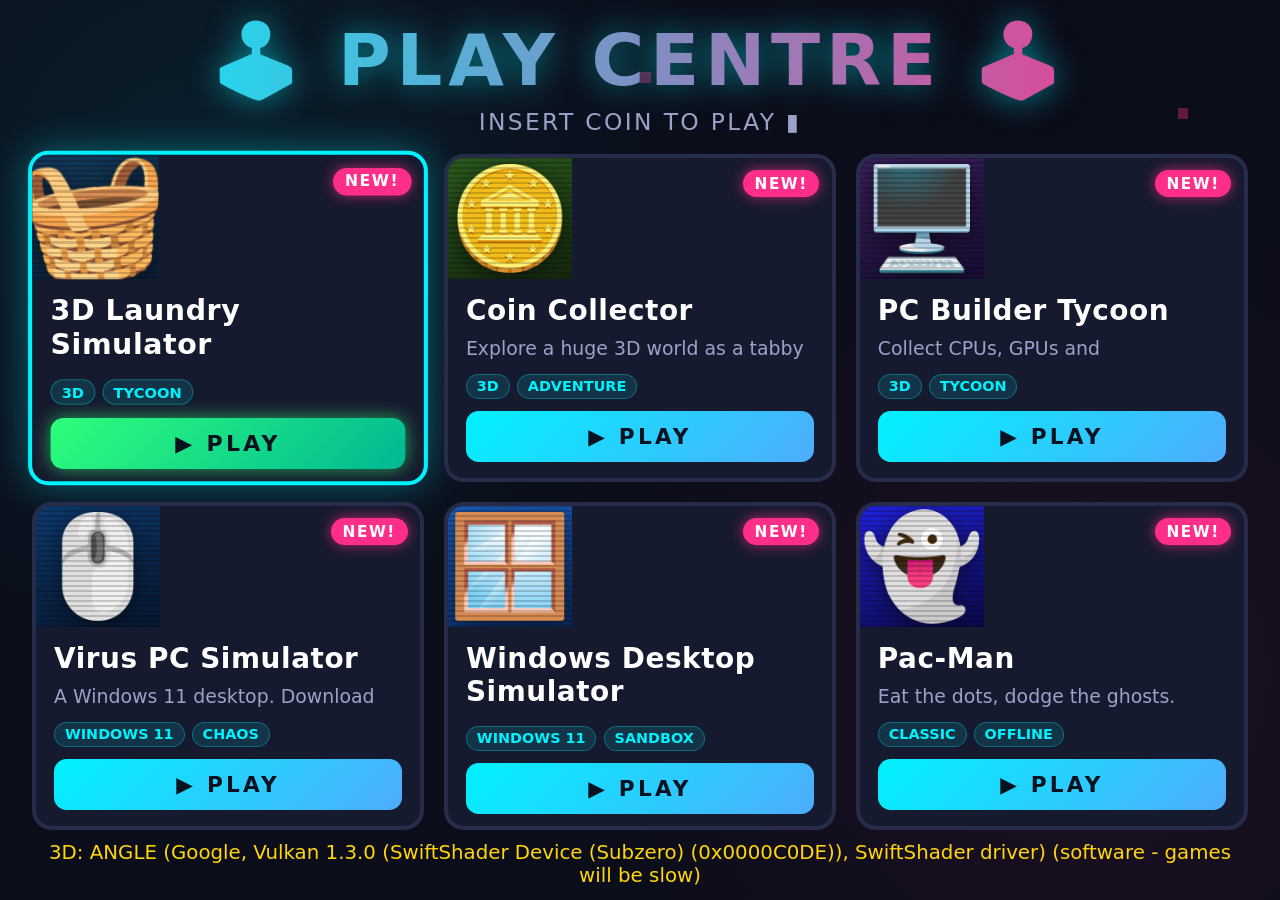
<file: www/index.html>
<!doctype html>
<html lang="en">
<head>
<meta charset="utf-8">
<meta name="viewport" content="width=device-width, initial-scale=1, user-scalable=no">
<title>Play Centre Arcade</title>
<link rel="stylesheet" href="style.css">
</head>
<body>
<!-- floating pixels, as on the Play Centre site -->
<div class="pixel" style="left:6%;  top:18%; background:var(--neon-cyan);   animation-delay:0s;"></div>
<div class="pixel" style="left:92%; top:12%; background:var(--neon-pink);   animation-delay:1.5s;"></div>
<div class="pixel" style="left:12%; top:75%; background:var(--neon-yellow); animation-delay:3s;"></div>
<div class="pixel" style="left:85%; top:65%; background:var(--neon-green);  animation-delay:4.5s;"></div>
<div class="pixel" style="left:50%; top:8%;  background:var(--neon-pink);   animation-delay:2s;"></div>

<main id="menu">
  <header>
    <h1>🕹️ Play Centre 🕹️</h1>
    <p class="tagline">INSERT COIN TO PLAY <span class="blink">▮</span></p>
  </header>
  <div id="grid" role="list"></div>
  <footer id="status"></footer>
</main>

<section id="game" hidden>
  <p id="loading">Loading…</p>
  <button id="close" type="button" aria-label="Back to the arcade">✕</button>
</section>

<div id="toast" hidden></div>

<script src="games.js"></script>
<script src="launcher.js"></script>
</body>
</html>
</file>
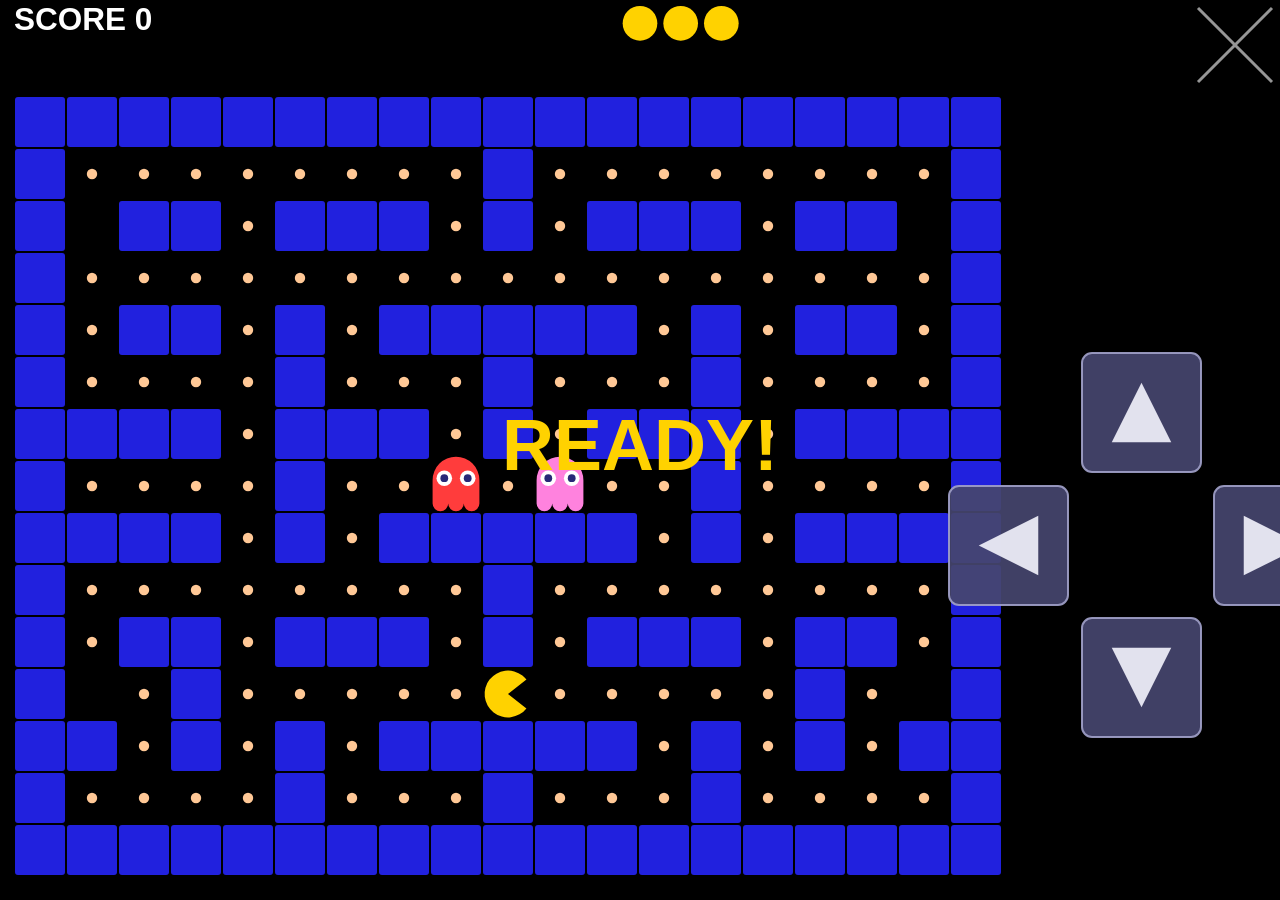
<file: www/pacman.html>
<!doctype html>
<html lang="en">
<head>
<meta charset="utf-8">
<meta name="viewport" content="width=device-width, initial-scale=1, user-scalable=no">
<title>Pac-Man</title>
<style>
  html, body { margin: 0; width: 100%; height: 100%; overflow: hidden; background: #000; touch-action: none; user-select: none; }
  canvas { display: block; width: 100%; height: 100%; }
</style>
</head>
<body>
<canvas id="game"></canvas>
<script src="pacman.js"></script>
</body>
</html>
</file>
<file: www/style.css>
/* The arcade menu, in the Play Centre's colours and cabinet style
   (https://playyourgame206.github.io/), laid out to fill one screen with
   no scrolling: six cabinets, sized from the viewport, so it reads the
   same on a 7" touchscreen and a TV. Nothing is downloaded: the Pi may be
   offline and the menu must still come up. */
:root {
  --bg: #0b0d1a;
  --card: #161a2e;
  --card-border: #262c4a;
  --neon-cyan: #00f2fe;
  --neon-pink: #ff2e88;
  --neon-yellow: #ffd60a;
  --neon-green: #2eff7b;
  --dim: #9aa3c7;
  --dimmer: #4d557c;
}

* { box-sizing: border-box; margin: 0; padding: 0; -webkit-tap-highlight-color: transparent; }

html, body {
  width: 100%;
  height: 100%;
  overflow: hidden;
  background: var(--bg);
  background-image:
    radial-gradient(circle at 15% 20%, rgba(0, 242, 254, 0.08) 0%, transparent 40%),
    radial-gradient(circle at 85% 75%, rgba(255, 46, 136, 0.08) 0%, transparent 40%);
  color: #fff;
  font-family: "Segoe UI", "DejaVu Sans", "Noto Sans", Verdana, sans-serif;
  user-select: none;
  touch-action: manipulation;
}

.pixel {
  position: fixed;
  width: 1.2vmin; height: 1.2vmin;
  opacity: 0.35;
  animation: floaty 7s ease-in-out infinite;
  pointer-events: none;
  z-index: 0;
}
@keyframes floaty {
  0%, 100% { transform: translateY(0) rotate(0deg); }
  50% { transform: translateY(-2.5vmin) rotate(180deg); }
}

#menu {
  position: absolute;
  inset: 0;
  z-index: 1;
  display: flex;
  flex-direction: column;
  padding: 2vh 2.5vw 1.5vh;
}

header { text-align: center; }
h1 {
  font-size: 8vmin;
  font-weight: 900;
  letter-spacing: 0.08em;
  text-transform: uppercase;
  background: linear-gradient(90deg, var(--neon-cyan), var(--neon-pink), var(--neon-yellow), var(--neon-cyan));
  background-size: 300% 100%;
  -webkit-background-clip: text;
  background-clip: text;
  color: transparent;
  animation: shimmer 5s linear infinite;
  filter: drop-shadow(0 0 1.8vmin rgba(0, 242, 254, 0.5));
}
@keyframes shimmer {
  0% { background-position: 0% 50%; }
  100% { background-position: 300% 50%; }
}
.tagline {
  margin-top: 0.5vh;
  color: var(--dim);
  font-size: 2.6vmin;
  letter-spacing: 0.1em;
}
.blink { animation: blink 1.2s steps(2) infinite; }
@keyframes blink { 50% { opacity: 0; } }

#grid {
  flex: 1;
  min-height: 0;
  margin-top: 2vh;
  display: grid;
  gap: 2.2vmin;
  grid-template-columns: repeat(3, 1fr);
  grid-auto-rows: 1fr;
}
@media (orientation: portrait) {
  #grid { grid-template-columns: repeat(2, 1fr); }
}

.cab {
  position: relative;
  display: flex;
  flex-direction: column;
  min-height: 0;
  overflow: hidden;
  border: 0.45vmin solid var(--card-border);
  border-radius: 2.2vmin;
  background: var(--card);
  color: inherit;
  font: inherit;
  text-align: left;
  cursor: pointer;
  outline: none;
  transition: transform 0.15s ease, box-shadow 0.15s ease, border-color 0.15s ease;
}
.cab.selected {
  border-color: var(--neon-cyan);
  box-shadow: 0 0 4vmin rgba(0, 242, 254, 0.35);
  transform: scale(1.02);
}
.cab:active:not(.locked) { transform: scale(0.98); }
.cab.locked { opacity: 0.85; cursor: default; }

.badge {
  position: absolute;
  top: 1.4vmin; right: 1.4vmin;
  padding: 0.5vmin 1.3vmin;
  border-radius: 999px;
  font-size: 1.7vmin;
  font-weight: 900;
  letter-spacing: 0.1em;
  z-index: 2;
}
.badge.new { background: var(--neon-pink); color: #fff; box-shadow: 0 0 1.4vmin rgba(255, 46, 136, 0.7); animation: pulse 1.6s ease-in-out infinite; }
.badge.soon { background: #2a3050; color: #8a93bb; }
@keyframes pulse { 50% { transform: scale(1.12); } }

.screen {
  flex: 0 0 38%;
  display: flex;
  align-items: center;
  justify-content: center;
  font-size: 11vmin;
  position: relative;
  overflow: hidden;
}
.screen::after { /* scanlines */
  content: "";
  position: absolute;
  inset: 0;
  background: repeating-linear-gradient(0deg, rgba(0,0,0,0.18) 0px, rgba(0,0,0,0.18) 2px, transparent 2px, transparent 5px);
  pointer-events: none;
}
.screen-emoji { transition: transform 0.25s ease; filter: drop-shadow(0 0.6vmin 1.2vmin rgba(0,0,0,0.5)); }
.cab.selected .screen-emoji { transform: scale(1.2) rotate(-6deg); }
.cab.locked .screen-emoji { opacity: 0.45; filter: grayscale(1); }

.info {
  flex: 1;
  min-height: 0;
  display: flex;
  flex-direction: column;
  gap: 1vmin;
  padding: 1.6vmin 2vmin 1.8vmin;
}
.info h2 { font-size: 3.1vmin; font-weight: 900; letter-spacing: 0.02em; }
.info p {
  flex: 1;
  color: var(--dim);
  font-size: 2.1vmin;
  line-height: 1.35;
  overflow: hidden;
}
.meta { display: flex; gap: 0.8vmin; flex-wrap: wrap; }
.chip {
  font-size: 1.6vmin;
  font-weight: 700;
  padding: 0.4vmin 1.1vmin;
  border-radius: 999px;
  background: rgba(0, 242, 254, 0.12);
  color: var(--neon-cyan);
  border: 1px solid rgba(0, 242, 254, 0.3);
}
.play-btn {
  margin-top: 0.4vmin;
  text-align: center;
  padding: 1.4vmin;
  border-radius: 1.4vmin;
  font-weight: 900;
  font-size: 2.4vmin;
  letter-spacing: 0.15em;
  background: linear-gradient(135deg, var(--neon-cyan), #4facfe);
  color: #06121f;
  transition: all 0.2s;
}
.cab.selected .play-btn {
  background: linear-gradient(135deg, var(--neon-green), #00b894);
  box-shadow: 0 0 2vmin rgba(46, 255, 123, 0.6);
}
.cab.locked .play-btn { background: #232946; color: #616a94; box-shadow: none; }

/* On a short screen (a 1024x600 panel) the blurb is the first to go. */
@media (max-height: 650px) {
  .info p { display: none; }
  .screen { flex-basis: 42%; }
}

#status {
  margin-top: 1.2vh;
  text-align: center;
  color: var(--dimmer);
  font-size: 2.2vmin;
}
#status.bad { color: var(--neon-yellow); }

/* The game layer: an iframe over everything, with a way back. */
#game { position: absolute; inset: 0; z-index: 5; background: #000; }
#game iframe {
  position: absolute;
  inset: 0;
  width: 100%;
  height: 100%;
  border: 0;
  background: #000;
}
#loading {
  position: absolute;
  inset: 0;
  display: flex;
  align-items: center;
  justify-content: center;
  color: var(--dim);
  font-size: 4vmin;
}
#close {
  position: absolute;
  top: 1.2vmin;
  right: 1.2vmin;
  width: 9vmin;
  height: 9vmin;
  min-width: 48px;
  min-height: 48px;
  border: 2px solid #ffffff55;
  border-radius: 50%;
  background: #00000088;
  color: #ffffffcc;
  font-size: 4.5vmin;
  line-height: 1;
  cursor: pointer;
  z-index: 2;
}
#close:active { background: var(--neon-pink); color: #fff; }

/* A notice shown in place of a game that cannot open (no internet). */
.notice {
  position: absolute;
  inset: 0;
  display: flex;
  flex-direction: column;
  align-items: center;
  justify-content: center;
  gap: 2vmin;
  padding: 5vmin;
  text-align: center;
  background: var(--bg);
}
.notice h2 { color: var(--neon-yellow); font-size: 5vmin; }
.notice p { font-size: 3.2vmin; }
.notice .small { color: var(--dim); font-size: 2.6vmin; }

#toast {
  position: absolute;
  left: 50%;
  bottom: 6vh;
  transform: translateX(-50%);
  padding: 1.5vmin 3vmin;
  border-radius: 1vmin;
  background: #000000cc;
  border: 1px solid var(--card-border);
  font-size: 3vmin;
  z-index: 9;
}
[hidden] { display: none !important; }
</file>
